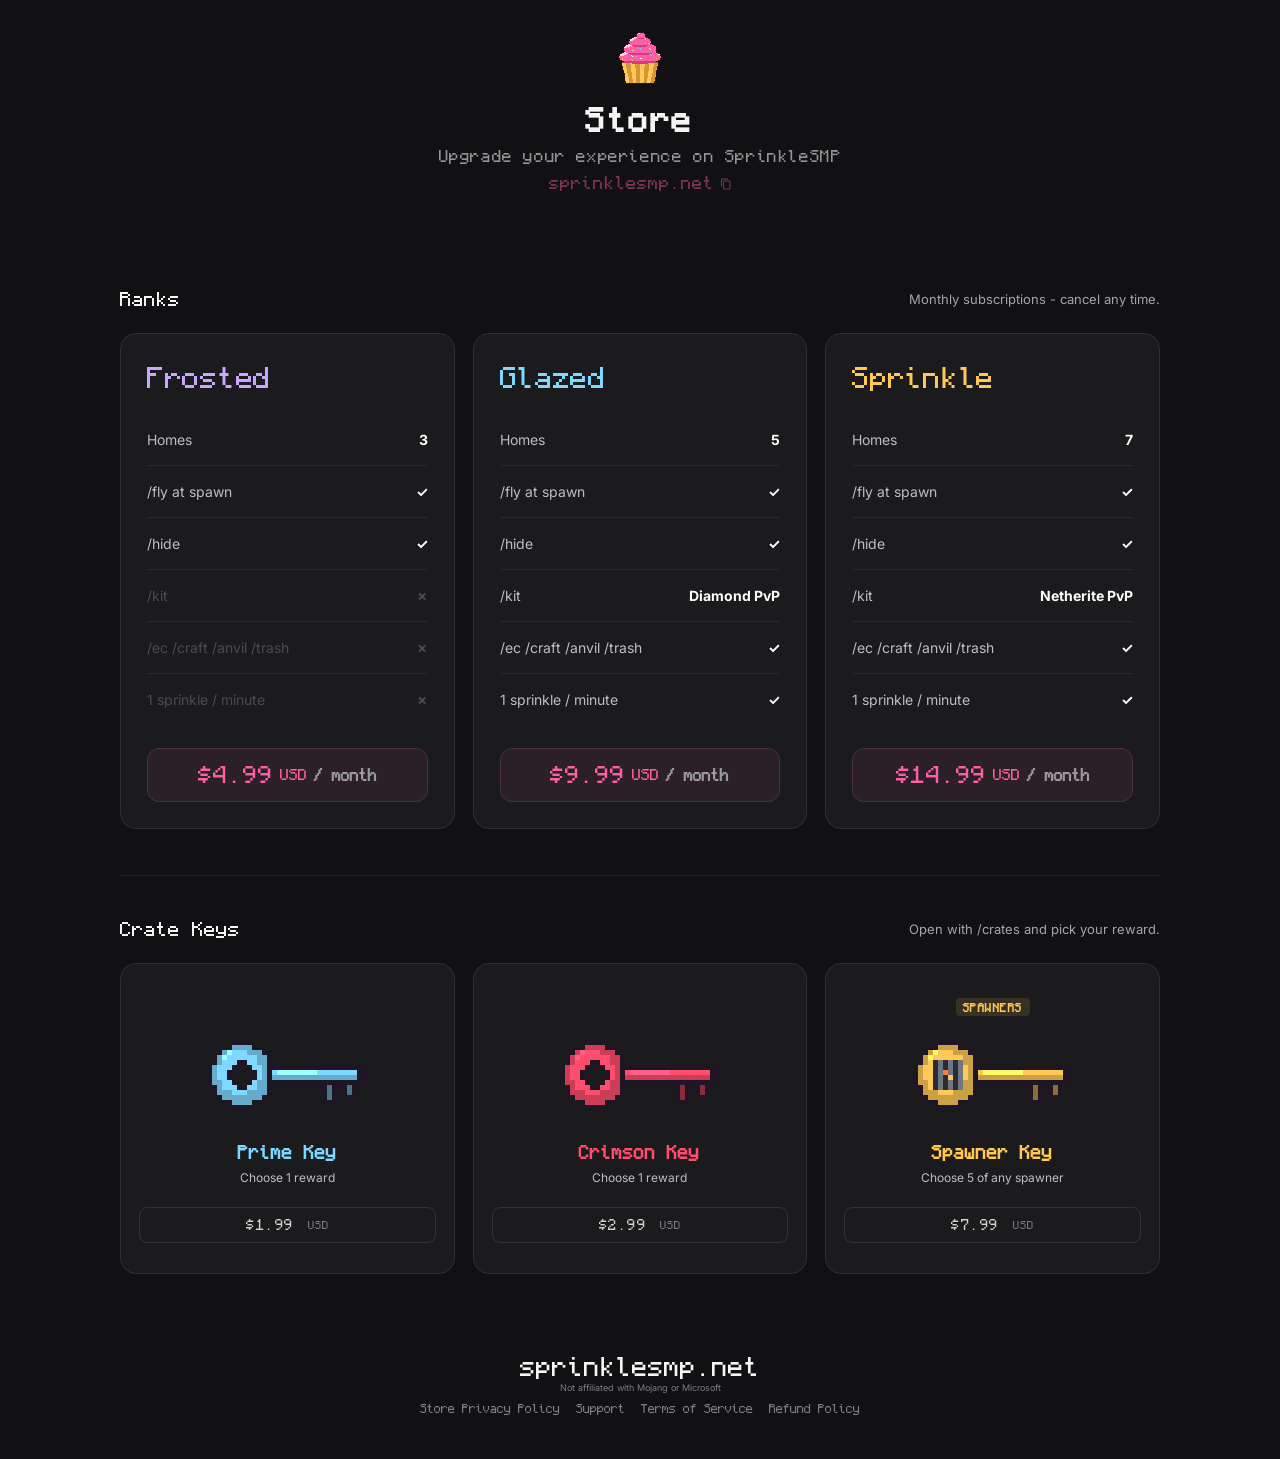
<file: index.html>
<!doctype html>
<html lang="en">
<head>
  <meta charset="utf-8">
  <meta name="viewport" content="width=device-width, initial-scale=1">
  <title>SprinkleSMP | Store</title>
  <meta name="description" content="Ranks and crate keys for SprinkleSMP. Delivered automatically in-game.">
  <link rel="icon" type="image/png" href="logo.png">
  <link rel="preconnect" href="https://fonts.googleapis.com">
  <link rel="preconnect" href="https://fonts.gstatic.com" crossorigin>
  <link href="https://fonts.googleapis.com/css2?family=Inter:wght@400;500;600;700&display=swap" rel="stylesheet">
  <link rel="stylesheet" href="style.css">
</head>
<body>
  <main class="wrap">
    <header class="hero">
      <img class="hero__logo" src="logo.png" alt="SprinkleSMP" width="64" height="64">
      <h1 class="hero__title">Store</h1>
      <p class="hero__sub">Upgrade your experience on SprinkleSMP</p>
      <button class="hero__ip" type="button" data-copy="sprinklesmp.net" title="Copy server address">
        <span>sprinklesmp.net</span>
        <svg viewBox="0 0 24 24" width="12" height="12" aria-hidden="true"><path fill="currentColor" d="M16 1H4a2 2 0 0 0-2 2v14h2V3h12V1zm3 4H8a2 2 0 0 0-2 2v14a2 2 0 0 0 2 2h11a2 2 0 0 0 2-2V7a2 2 0 0 0-2-2zm0 16H8V7h11v14z"/></svg>
      </button>
    </header>

    <div id="notice" class="notice" hidden></div>

    <!-- store view -->
    <div id="store">
      <section class="section">
        <div class="section__head">
          <h2>Ranks</h2>
          <span>Monthly subscriptions - cancel any time.</span>
        </div>
        <div class="grid" id="ranks"></div>
      </section>

      <hr class="divider">

      <section class="section">
        <div class="section__head">
          <h2>Crate Keys</h2>
          <span>Open with /crates and pick your reward.</span>
        </div>
        <div class="grid" id="keys"></div>
      </section>
    </div>

    <!-- username step (shown after picking a package) -->
    <section id="login" class="login" hidden>
      <div class="login__card">
        <h2>Enter your Minecraft Username</h2>
        <p class="login__for" id="login-for"></p>
        <div class="login__edition" role="tablist">
          <button type="button" class="ed is-active" data-edition="java">Java</button>
          <button type="button" class="ed" data-edition="bedrock">Bedrock</button>
        </div>
        <form class="login__row" id="login-form">
          <input id="username" name="username" autocomplete="off" spellcheck="false" maxlength="32" placeholder="Enter your username" required>
          <button type="submit" id="continue">Continue <span aria-hidden="true">&rsaquo;</span></button>
        </form>
        <p class="login__err" id="login-err" hidden></p>
        <button type="button" class="login__back" id="login-back">&larr; Back to store</button>
      </div>
    </section>
  </main>

  <footer class="foot">
    <div class="foot__brand">sprinklesmp.net</div>
    <div class="foot__small">Not affiliated with Mojang or Microsoft</div>
    <nav class="foot__links">
      <a href="https://checkout.tebex.io/privacy" target="_blank" rel="noopener">Store Privacy Policy</a>
      <a href="mailto:support@sprinklesmp.net">Support</a>
      <a href="terms.html">Terms of Service</a>
      <a href="https://www.tebex.io/contact/checkout" target="_blank" rel="noopener">Refund Policy</a>
    </nav>
  </footer>

  <script src="config.js?v=2"></script>
  <script src="app.js?v=2"></script>
</body>
</html>
</file>
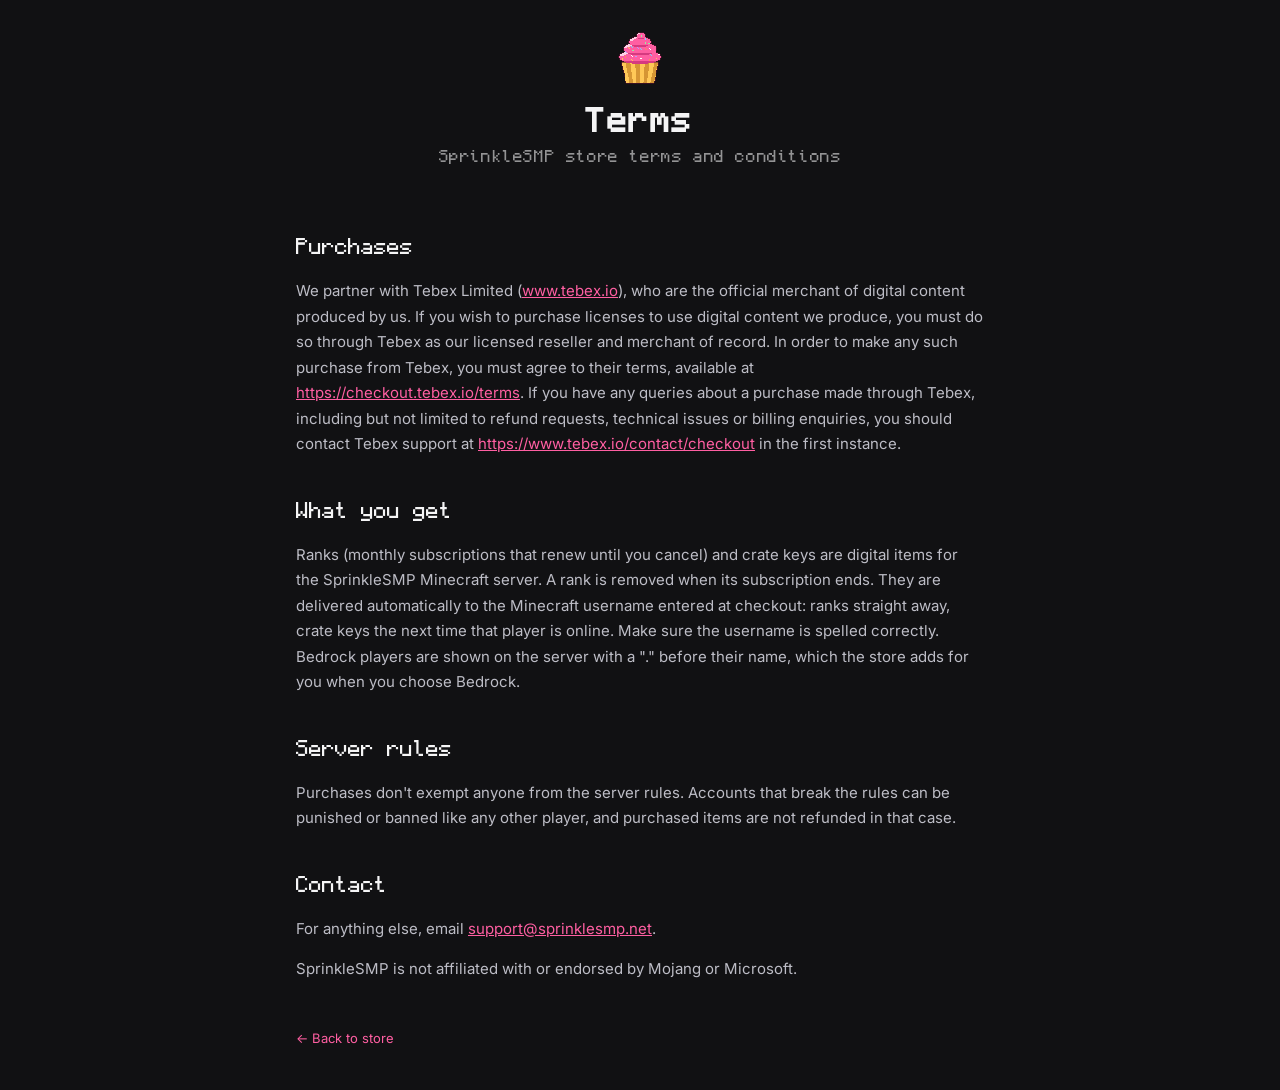
<file: terms.html>
<!doctype html>
<html lang="en">
<head>
  <meta charset="utf-8">
  <meta name="viewport" content="width=device-width, initial-scale=1">
  <title>SprinkleSMP | Terms</title>
  <link rel="icon" type="image/png" href="logo.png">
  <link href="https://fonts.googleapis.com/css2?family=Inter:wght@400;600;700&display=swap" rel="stylesheet">
  <link rel="stylesheet" href="style.css">
  <style>
    .terms { max-width: 720px; margin: 0 auto; padding: 0 16px 40px; color: var(--muted); line-height: 1.7; font-size: 15px; }
    .terms h2 { font-family: var(--pixel); font-weight: 400; color: var(--text); font-size: 20px; margin: 36px 0 10px; }
    .terms a { color: var(--pink); }
    .back { display: inline-block; margin-top: 30px; color: var(--muted); text-decoration: none; font-size: 13px; }
    .back:hover { color: var(--text); }
  </style>
</head>
<body>
  <main class="wrap">
    <header class="hero" style="padding-bottom:20px">
      <a href="./"><img class="hero__logo" src="logo.png" alt="SprinkleSMP" width="64" height="64"></a>
      <h1 class="hero__title">Terms</h1>
      <p class="hero__sub">SprinkleSMP store terms and conditions</p>
    </header>

    <article class="terms">
      <h2>Purchases</h2>
      <p>We partner with Tebex Limited (<a href="https://www.tebex.io" target="_blank" rel="noopener">www.tebex.io</a>), who are the official merchant of digital content produced by us. If you wish to purchase licenses to use digital content we produce, you must do so through Tebex as our licensed reseller and merchant of record. In order to make any such purchase from Tebex, you must agree to their terms, available at <a href="https://checkout.tebex.io/terms" target="_blank" rel="noopener">https://checkout.tebex.io/terms</a>. If you have any queries about a purchase made through Tebex, including but not limited to refund requests, technical issues or billing enquiries, you should contact Tebex support at <a href="https://www.tebex.io/contact/checkout" target="_blank" rel="noopener">https://www.tebex.io/contact/checkout</a> in the first instance.</p>

      <h2>What you get</h2>
      <p>Ranks (monthly subscriptions that renew until you cancel) and crate keys are digital items for the SprinkleSMP Minecraft server. A rank is removed when its subscription ends. They are delivered automatically to the Minecraft username entered at checkout: ranks straight away, crate keys the next time that player is online. Make sure the username is spelled correctly. Bedrock players are shown on the server with a "." before their name, which the store adds for you when you choose Bedrock.</p>

      <h2>Server rules</h2>
      <p>Purchases don't exempt anyone from the server rules. Accounts that break the rules can be punished or banned like any other player, and purchased items are not refunded in that case.</p>

      <h2>Contact</h2>
      <p>For anything else, email <a href="mailto:support@sprinklesmp.net">support@sprinklesmp.net</a>.</p>

      <p>SprinkleSMP is not affiliated with or endorsed by Mojang or Microsoft.</p>
      <a class="back" href="./">&larr; Back to store</a>
    </article>
  </main>
</body>
</html>
</file>
<file: style.css>
/* Monocraft by Idrees Hassan, SIL Open Font License 1.1 (https://github.com/IdreesInc/Monocraft) */
@font-face { font-family: "Monocraft"; src: url("Monocraft.otf") format("opentype"); font-weight: 400; font-display: swap; }
@font-face { font-family: "Monocraft"; src: url("Monocraft-Bold.otf") format("opentype"); font-weight: 700; font-display: swap; }

:root {
  --bg: #111113;
  --card: #1b1b1d;
  --card-line: #303033;
  --row-line: #29292d;
  --text: #f5f5f6;
  --muted: #bdbdc6;
  --tag: #a4a4ab;
  --pink: #ff5fa2;
  --pink-btn-bg: #2a2026;
  --pink-btn-line: #4d2f3d;
  --purple: #c25cff;
  --pixel: "Monocraft", monospace;
  --sans: "Inter", system-ui, -apple-system, "Segoe UI", sans-serif;
}

* { box-sizing: border-box; }
[hidden] { display: none !important; }
html, body { margin: 0; }
body {
  background: var(--bg);
  color: var(--text);
  font-family: var(--sans);
  font-size: 14px;
  -webkit-font-smoothing: antialiased;
}
button { font: inherit; color: inherit; cursor: pointer; }
img { image-rendering: pixelated; }

.wrap { max-width: 1072px; margin: 0 auto; padding: 0 16px; }

/* ---------- header ---------- */
.hero { text-align: center; padding: 26px 0 92px; }
.hero__logo { display: block; margin: 0 auto; width: 62px; height: 62px; }
.hero__title {
  font-family: var(--pixel); font-weight: 700; font-size: 30px; line-height: 39px;
  letter-spacing: 1.5px; margin: 12px 0 10px; color: #f4f4f5;
}
.hero__sub { font-family: var(--pixel); font-size: 15px; letter-spacing: .6px; color: rgba(255, 255, 255, .55); margin: 0 0 8px; }
.hero__ip {
  display: inline-flex; align-items: center; gap: 6px; background: none; border: 0; padding: 2px 4px;
  font-family: var(--pixel); font-size: 16px; color: rgba(255, 95, 162, .45); transition: color .15s;
}
.hero__ip:hover { color: var(--pink); }
.hero__ip.copied span::after { content: "  copied!"; color: #3bea6b; }

/* ---------- sections ---------- */
.section__head { display: flex; align-items: center; justify-content: space-between; margin: 0 0 20px; }
.section__head h2 { font-family: var(--pixel); font-weight: 400; font-size: 18px; line-height: 27px; margin: 0; color: #f5f5f5; }
.section__head span { font-size: 13px; line-height: 19.5px; color: var(--tag); }
.divider { border: 0; border-top: 1px solid #232326; margin: 46px 0 40px; }

.grid { display: grid; grid-template-columns: repeat(3, 1fr); gap: 18px; }
@media (max-width: 760px) { .grid { grid-template-columns: 1fr; } .section__head span { display: none; } .hero { padding: 56px 0 44px; } }

.card {
  background: var(--card); border: 1px solid var(--card-line); border-radius: 16px; padding: 26px;
  transition: border-color .25s, box-shadow .25s;
}

/* ---------- rank cards ---------- */
.rank:hover { border-color: rgba(255, 95, 162, .4); }
.rank__name { font-family: var(--pixel); font-weight: 400; font-size: 27px; line-height: 35px; letter-spacing: -.3px; margin: 0 0 34px; }
.rank__stats { list-style: none; margin: 0 0 38px; padding: 0; }
.rank__stats li {
  display: flex; justify-content: space-between; align-items: center; line-height: 21px;
  padding: 0 0 15px; margin: 0 0 15px; border-bottom: 1px solid var(--row-line); color: var(--muted);
}
.rank__stats li:last-child { border-bottom: 0; padding: 0; margin: 0; }
.rank__stats b { color: #fff; font-weight: 700; font-size: 14px; }
.rank__stats li.is-off span, .rank__stats li.is-off b { color: #4a4b52; }

.price {
  display: flex; align-items: baseline; justify-content: center; gap: 7px; width: 100%; height: 54px; align-content: center;
  background: var(--pink-btn-bg); border: 1px solid var(--pink-btn-line); border-radius: 12px; padding: 0 8px;
  transition: background-color .15s, border-color .15s;
}
.rank .price { align-items: center; }
.price:hover { background: #36242e; border-color: var(--pink); }
.price__amt { font-family: var(--pixel); font-size: 22px; line-height: 27.5px; color: var(--pink); }
.price__cur { font-family: var(--pixel); font-size: 14px; line-height: 21px; color: var(--pink); }
.price__per { font-family: var(--pixel); font-weight: 700; font-size: 14px; line-height: 21px; color: #99999c; }

/* ---------- shard cards ---------- */
.shard { display: flex; flex-direction: column; align-items: center; text-align: center; padding: 40px 26px 36px; }
.shard--bonus { padding-top: 34px; }
.shard--bonus .shard__img { height: 128px; }
.shard--bonus .shard__img img { height: 124px; }
.shard:hover { border-color: rgba(179, 75, 255, .5); box-shadow: 0 18px 40px -16px rgba(170, 80, 255, .5); }
.shard__badge {
  font-family: var(--pixel); font-weight: 700; font-size: 10px; line-height: 10px; letter-spacing: .5px;
  color: #00ff39; background: rgba(0, 255, 57, .12); border-radius: 4px; padding: 4px 7px; margin: 0 0 4px; min-height: 18px;
}
.shard__badge.is-empty { display: none; }
.shard__img { width: 230px; height: 140px; display: flex; align-items: flex-end; justify-content: center; }
.shard__img img { height: 140px; width: auto; max-width: 225px; object-fit: contain; }
.shard__amount { font-family: var(--pixel); font-weight: 700; font-size: 16px; line-height: 17.6px; color: rgb(179, 75, 255); margin: 10px 0 0; }
.shard--bonus .shard__amount { margin-top: 18px; }
.shard__amount { margin-bottom: 26px; }
.shard { padding-bottom: 30px; }
.shard .price { margin-top: auto; }
.shard__amount s { font-weight: 400; color: rgb(85, 87, 99); font-size: 12px; line-height: 13.2px; margin-right: 8px; }
.shard .price {
  width: 245px; max-width: 100%; height: 36px; align-items: center; background: transparent;
  border: 1px solid rgba(255, 255, 255, .1); border-radius: 8px; padding: 0 10px; gap: 14px;
  transition: border-color .15s, background-color .15s;
}
.shard .price:hover { background: rgba(255, 255, 255, .03); border: 1px solid #fff; box-shadow: inset 0 0 0 1px #fff; }
.shard .price__amt { font-size: 13px; line-height: 16px; letter-spacing: .5px; color: #d3d3d3; }
.shard .price__cur { font-size: 10px; line-height: 16px; color: #77777f; }

/* ---------- crate key cards (reuse the shard card layout) ---------- */
.grid--4 { grid-template-columns: repeat(4, minmax(0, 1fr)); }
@media (max-width: 960px) { .grid--4 { grid-template-columns: repeat(2, minmax(0, 1fr)); } }
@media (max-width: 760px) { .grid--4 { grid-template-columns: minmax(0, 1fr); } }
.key { padding: 34px 18px 30px; min-width: 0; }
.key .price { width: 100%; }
.key:hover { border-color: color-mix(in srgb, var(--key) 55%, transparent); box-shadow: 0 18px 40px -16px color-mix(in srgb, var(--key) 55%, transparent); }
.key .shard__img { width: 100%; height: 110px; align-items: center; }
.key .shard__img img { height: auto; width: 170px; max-width: 90%; image-rendering: pixelated; }
.key__name { color: var(--key); margin: 14px 0 8px; }
.key__note { font-size: 12px; color: var(--muted); margin: 0 0 22px; }
.key--best .shard__badge { color: #FFC857; background: rgba(255, 200, 87, .12); }
.key:not(.key--best) { padding-top: 56px; }

/* ---------- username step ---------- */
.login { display: flex; justify-content: center; padding: 0 0 100px; }
.login__card {
  width: 100%; max-width: 620px; background: #1f1f22; border-radius: 22px; padding: 34px 28px 28px; text-align: center;
  box-shadow: 0 8px 0 rgba(0,0,0,.35);
}
.login__card h2 { font-family: var(--sans); font-weight: 800; font-size: 21px; margin: 0 0 6px; }
.login__for { color: var(--muted); margin: 0 0 22px; font-size: 13px; }
.login__edition { display: inline-flex; gap: 8px; margin: 0 0 20px; }
.ed { border: 0; border-radius: 7px; padding: 9px 18px; background: #151517; font-weight: 700; font-size: 12px; text-transform: uppercase; letter-spacing: .5px; transition: background .15s; }
.ed:hover { background: #26262a; }
.ed.is-active { background: var(--pink); color: #fff; }
.login__row { display: flex; justify-content: center; }
.login__row input {
  width: 240px; max-width: 60vw; background: #151517; border: 1px solid #2a2a2e; border-right: 0; border-radius: 6px 0 0 6px;
  color: #fff; padding: 10px 12px; font: inherit; outline: none;
}
.login__row input:focus { border-color: var(--pink); }
.login__row button { border: 0; border-radius: 0 6px 6px 0; background: var(--pink); color: #fff; font-weight: 700; padding: 10px 18px; transition: filter .15s; }
.login__row button:hover { filter: brightness(1.1); }
.login__row button[disabled] { filter: grayscale(.4) brightness(.8); cursor: wait; }
.login__err { color: #ff6b6b; margin: 14px 0 0; font-size: 13px; }
.login__back { background: none; border: 0; color: #7c7c86; margin-top: 20px; font-size: 12px; }
.login__back:hover { color: var(--text); }

.notice { max-width: 620px; margin: 0 auto 30px; text-align: center; border-radius: 12px; padding: 12px 16px; background: #12361f; color: #b9f5c9; }

/* ---------- footer ---------- */
.foot { text-align: center; padding: 80px 16px 44px; }
.foot__brand { font-family: var(--pixel); font-size: 24px; }
.foot__small { font-size: 9px; color: #7c7c86; margin: 2px 0 10px; }
.foot__links { display: flex; flex-wrap: wrap; justify-content: center; gap: 4px 16px; }
.foot__links a { font-family: var(--pixel); font-size: 11px; color: #7c7c86; text-decoration: none; transition: color .15s; }
.foot__links a:hover { color: var(--text); }
.foot__tebex { font-size: 10px; color: #55555d; margin-top: 16px; }
</file>
